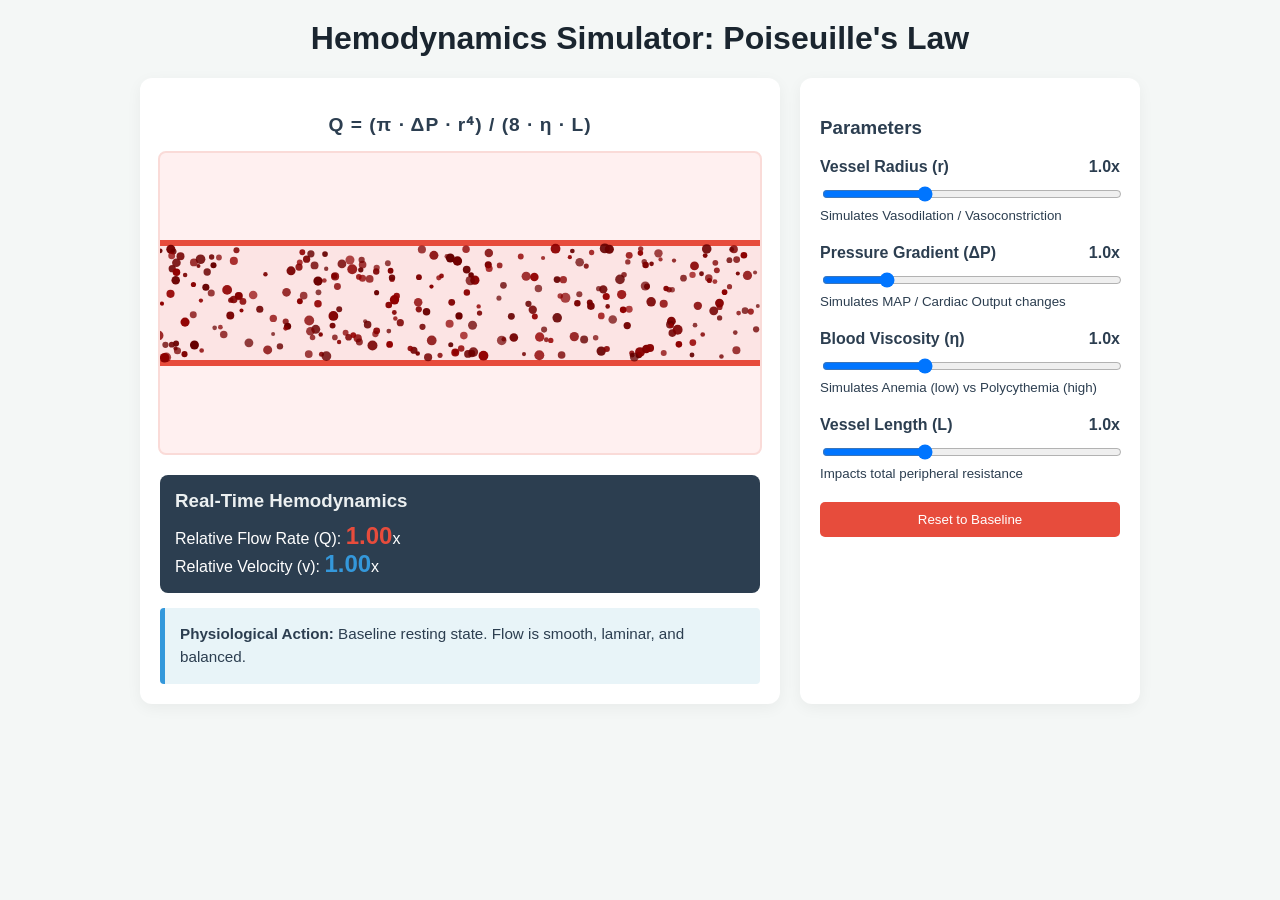
<file: Bloodflow.html>
<!DOCTYPE html>
<html lang="en">
<head>
    <meta charset="UTF-8">
    <meta name="viewport" content="width=device-width, initial-scale=1.0">
    <title>Poiseuille's Law: Hemodynamics Simulator</title>
    <style>
        :root {
            --bg-color: #f4f7f6;
            --panel-bg: #ffffff;
            --text-main: #2c3e50;
            --accent: #e74c3c;
            --accent-hover: #c0392b;
            --vessel-wall: #e67e22;
        }
        body {
            font-family: 'Segoe UI', Tahoma, Geneva, Verdana, sans-serif;
            background-color: var(--bg-color);
            color: var(--text-main);
            margin: 0;
            padding: 20px;
            display: flex;
            flex-direction: column;
            align-items: center;
        }
        h1 { margin-top: 0; color: #1a252f; }
        .container {
            display: flex;
            flex-wrap: wrap;
            gap: 20px;
            max-width: 1000px;
            width: 100%;
        }
        .simulation-area {
            flex: 2;
            background: var(--panel-bg);
            padding: 20px;
            border-radius: 12px;
            box-shadow: 0 4px 15px rgba(0,0,0,0.05);
            display: flex;
            flex-direction: column;
            align-items: center;
        }
        canvas {
            background: #fff0f0;
            border-radius: 8px;
            border: 2px solid #fadbd8;
            max-width: 100%;
        }
        .controls {
            flex: 1;
            background: var(--panel-bg);
            padding: 20px;
            border-radius: 12px;
            box-shadow: 0 4px 15px rgba(0,0,0,0.05);
            min-width: 300px;
        }
        .control-group { margin-bottom: 20px; }
        .control-group label {
            display: flex;
            justify-content: space-between;
            font-weight: 600;
            margin-bottom: 8px;
        }
        input[type="range"] {
            width: 100%;
            cursor: pointer;
        }
        .stats-panel {
            background: #2c3e50;
            color: white;
            padding: 15px;
            border-radius: 8px;
            margin-top: 20px;
            width: 100%;
            box-sizing: border-box;
        }
        .stats-panel h3 { margin: 0 0 10px 0; color: #ecf0f1; }
        .stat-value {
            font-size: 1.5em;
            font-weight: bold;
            color: #e74c3c;
        }
        .explanation {
            margin-top: 15px;
            padding: 15px;
            background: #e8f4f8;
            border-left: 5px solid #3498db;
            border-radius: 4px;
            font-size: 0.95em;
            line-height: 1.5;
        }
        .formula {
            text-align: center;
            font-size: 1.2em;
            font-weight: bold;
            margin: 15px 0;
            letter-spacing: 1px;
        }
    </style>
</head>
<body>

    <h1>Hemodynamics Simulator: Poiseuille's Law</h1>
    
    <div class="container">
        <div class="simulation-area">
            <div class="formula">Q = (π · ΔP · r⁴) / (8 · η · L)</div>
            <canvas id="vesselCanvas" width="600" height="300"></canvas>
            
            <div class="stats-panel">
                <h3>Real-Time Hemodynamics</h3>
                <div>Relative Flow Rate (Q): <span class="stat-value" id="flowVal">1.00</span>x</div>
                <div>Relative Velocity (v): <span class="stat-value" style="color:#3498db;" id="velVal">1.00</span>x</div>
            </div>

            <div class="explanation" id="physiologyText">
                Baseline physiological state. Adjust the parameters to observe changes in blood flow and velocity.
            </div>
        </div>

        <div class="controls">
            <h3>Parameters</h3>
            
            <div class="control-group">
                <label>Vessel Radius (r) <span id="rDisplay">1.0x</span></label>
                <input type="range" id="radius" min="0.5" max="2.0" step="0.1" value="1.0">
                <small>Simulates Vasodilation / Vasoconstriction</small>
            </div>

            <div class="control-group">
                <label>Pressure Gradient (ΔP) <span id="pDisplay">1.0x</span></label>
                <input type="range" id="pressure" min="0.5" max="3.0" step="0.1" value="1.0">
                <small>Simulates MAP / Cardiac Output changes</small>
            </div>

            <div class="control-group">
                <label>Blood Viscosity (η) <span id="vDisplay">1.0x</span></label>
                <input type="range" id="viscosity" min="0.5" max="2.0" step="0.1" value="1.0">
                <small>Simulates Anemia (low) vs Polycythemia (high)</small>
            </div>

            <div class="control-group">
                <label>Vessel Length (L) <span id="lDisplay">1.0x</span></label>
                <input type="range" id="length" min="0.5" max="2.0" step="0.1" value="1.0">
                <small>Impacts total peripheral resistance</small>
            </div>
            
            <button onclick="resetSliders()" style="padding:10px 15px; background:#e74c3c; color:white; border:none; border-radius:5px; cursor:pointer; width:100%;">Reset to Baseline</button>
        </div>
    </div>


    <script>
        const canvas = document.getElementById('vesselCanvas');
        const ctx = canvas.getContext('2d');

        // UI Elements
        const sliders = {
            r: document.getElementById('radius'),
            p: document.getElementById('pressure'),
            v: document.getElementById('viscosity'),
            l: document.getElementById('length')
        };
        const displays = {
            r: document.getElementById('rDisplay'),
            p: document.getElementById('pDisplay'),
            v: document.getElementById('vDisplay'),
            l: document.getElementById('lDisplay')
        };
        const flowVal = document.getElementById('flowVal');
        const velVal = document.getElementById('velVal');
        const physioText = document.getElementById('physiologyText');

        // Simulation State
        let particles = [];
        const baseRadius = 60; // Pixels
        const maxParticles = 300; // Bead count for visuals

        class Particle {
            constructor() {
                this.reset(true);
            }
            reset(randomX = false) {
                let currentR = parseFloat(sliders.r.value);
                let currentL = parseFloat(sliders.l.value);
                
                // Spawn inside the current vessel bounds
                let tubeRadius = baseRadius * currentR;
                let centerY = canvas.height / 2;
                
                // Distribute particles across the cross-section
                this.y = centerY + (Math.random() * 2 - 1) * (tubeRadius - 5);
                this.x = randomX ? Math.random() * canvas.width : -10;
                
                // Color variation to look like RBCs
                let shade = 100 + Math.random() * 50;
                this.color = `rgba(${shade}, 0, 0, ${0.7 + Math.random()*0.3})`;
                this.size = 2 + Math.random() * 3;
            }
            update(velocity) {
                // Parabolic flow profile (fastest in center, slower at edges)
                let currentR = parseFloat(sliders.r.value);
                let tubeRadius = baseRadius * currentR;
                let centerY = canvas.height / 2;
                let distFromCenter = Math.abs(this.y - centerY);
                
                // Laminar flow factor: 1 at center, approaching 0 at edges
                let laminarFactor = 1 - Math.pow(distFromCenter / tubeRadius, 2);
                if(laminarFactor < 0.1) laminarFactor = 0.1; // prevent sticking to walls completely
                
                this.x += velocity * laminarFactor * 3; // multiplier for visual speed
                
                if (this.x > canvas.width) {
                    this.reset();
                }
            }
            draw() {
                ctx.beginPath();
                ctx.arc(this.x, this.y, this.size, 0, Math.PI * 2);
                ctx.fillStyle = this.color;
                ctx.fill();
            }
        }

        function initParticles() {
            particles = [];
            for (let i = 0; i < maxParticles; i++) {
                particles.push(new Particle());
            }
        }

        function updateSimulation() {
            let r = parseFloat(sliders.r.value);
            let p = parseFloat(sliders.p.value);
            let v = parseFloat(sliders.v.value);
            let l = parseFloat(sliders.l.value);

            // Update Displays
            displays.r.innerText = r.toFixed(1) + 'x';
            displays.p.innerText = p.toFixed(1) + 'x';
            displays.v.innerText = v.toFixed(1) + 'x';
            displays.l.innerText = l.toFixed(1) + 'x';

            // Poiseuille's Math
            // Q = (P * r^4) / (v * L)
            let flow = (p * Math.pow(r, 4)) / (v * l);
            // Velocity = Q / Area = Q / r^2
            let velocity = flow / Math.pow(r, 2);

            flowVal.innerText = flow.toFixed(2);
            velVal.innerText = velocity.toFixed(2);

            updatePhysiologyText(r, p, v, l, flow);

            return { r, velocity, l };
        }

        function updatePhysiologyText(r, p, v, l, flow) {
            let text = "<b>Physiological Action:</b> ";
            if (r > 1.2) {
                text += "<b>Vasodilation</b> is occurring. Notice how dramatically the flow increases! Because flow is proportional to the <b>fourth power of the radius (r⁴)</b>, a small widening of the vessel massively drops resistance, allowing high perfusion even without extra pressure.";
            } else if (r < 0.8) {
                text += "<b>Vasoconstriction</b> is occurring. The radius has decreased, causing a severe spike in resistance (proportional to 1/r⁴). To maintain the same baseline flow now, the body would need a massive compensatory increase in pressure (ΔP).";
            } else if (v > 1.2) {
                text += "<b>Hyperviscosity</b> (e.g., polycythemia or dehydration). The thicker blood increases resistance (η), causing flow to slow down sluggishly.";
            } else if (p > 1.2) {
                text += "Increased <b>Pressure Gradient (ΔP)</b>. This directly pushes more flow through, but relies heavily on the heart working harder to generate that pressure.";
            } else {
                text += "Baseline resting state. Flow is smooth, laminar, and balanced.";
            }
            physioText.innerHTML = text;
        }

        function drawVesselWalls(r) {
            let tubeRadius = baseRadius * r;
            let centerY = canvas.height / 2;
            
            ctx.fillStyle = '#fce4e4';
            ctx.fillRect(0, centerY - tubeRadius, canvas.width, tubeRadius * 2);
            
            ctx.lineWidth = 6;
            ctx.strokeStyle = '#e74c3c';
            
            // Top wall
            ctx.beginPath();
            ctx.moveTo(0, centerY - tubeRadius);
            ctx.lineTo(canvas.width, centerY - tubeRadius);
            ctx.stroke();
            
            // Bottom wall
            ctx.beginPath();
            ctx.moveTo(0, centerY + tubeRadius);
            ctx.lineTo(canvas.width, centerY + tubeRadius);
            ctx.stroke();
        }

        function animate() {
            ctx.clearRect(0, 0, canvas.width, canvas.height);
            
            let { r, velocity, l } = updateSimulation();
            
            drawVesselWalls(r);
            
            particles.forEach(p => {
                p.update(velocity);
                p.draw();
            });
            
            requestAnimationFrame(animate);
        }

        function resetSliders() {
            sliders.r.value = 1.0;
            sliders.p.value = 1.0;
            sliders.v.value = 1.0;
            sliders.l.value = 1.0;
            initParticles();
        }

        // Add event listeners to redraw particles if radius changes drastically to prevent them sticking outside the tube
        sliders.r.addEventListener('input', () => {
             particles.forEach(p => {
                 let tubeRadius = baseRadius * parseFloat(sliders.r.value);
                 let centerY = canvas.height / 2;
                 if(Math.abs(p.y - centerY) > tubeRadius) p.reset();
             });
        });

        initParticles();
        animate();
    </script>
</body>
</html>
</file>
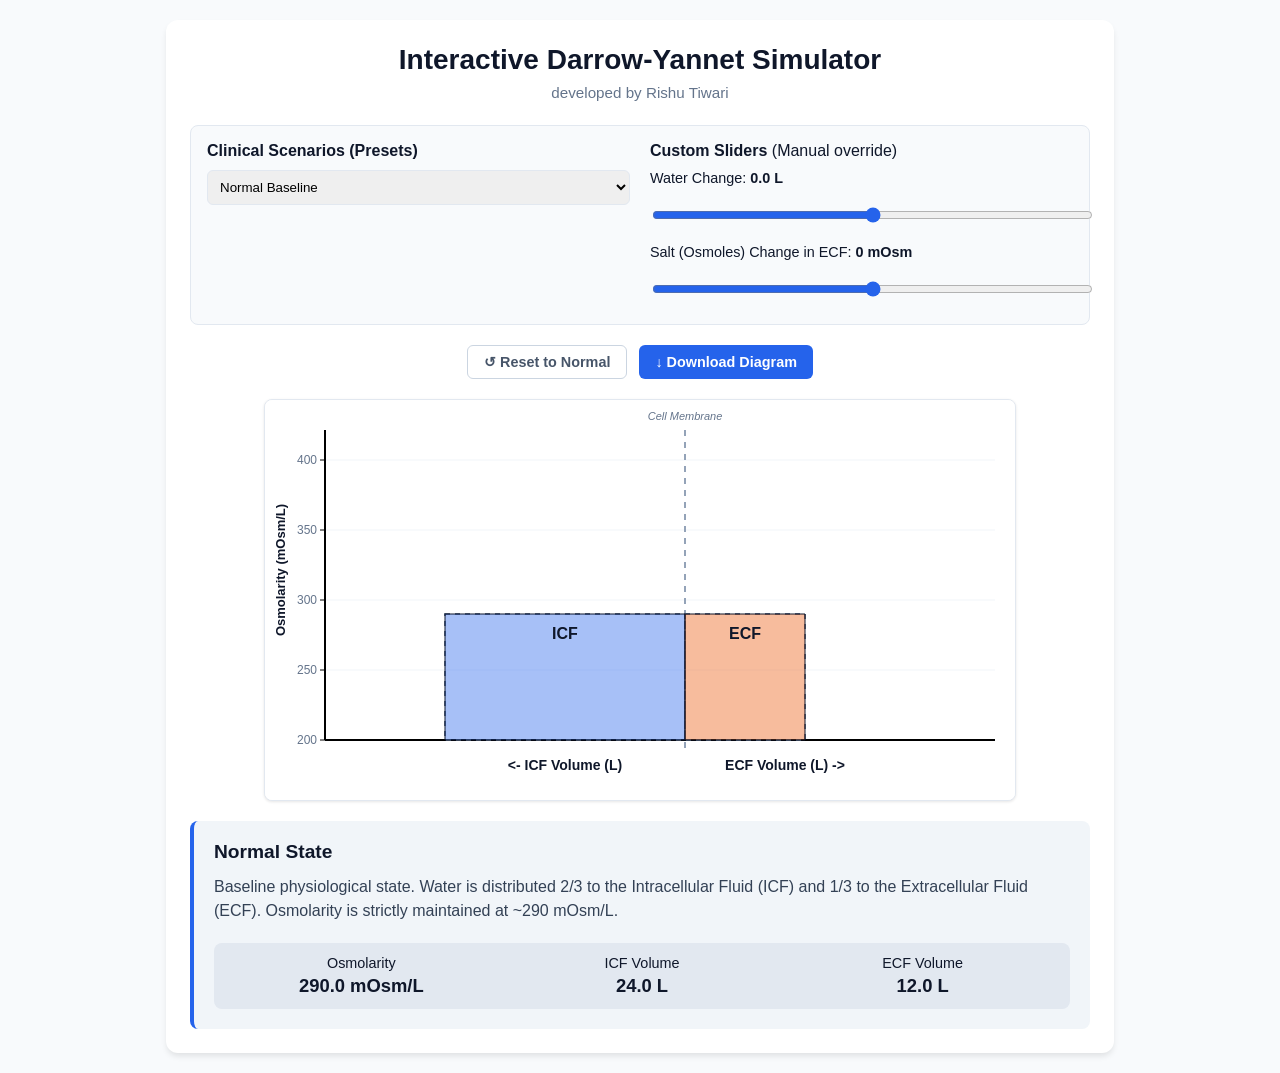
<file: bodyvolumes.html>
<!DOCTYPE html>
<html lang="en">
<head>
    <meta charset="UTF-8">
    <meta name="viewport" content="width=device-width, initial-scale=1.0">
    <title>Interactive Darrow-Yannet Simulator</title>
    <style>
        :root {
            --primary: #2563eb;
            --primary-hover: #1d4ed8;
            --secondary: #ea580c;
            --bg: #f8fafc;
            --text: #0f172a;
            --card-bg: #ffffff;
            --border: #e2e8f0;
        }
        body {
            font-family: -apple-system, BlinkMacSystemFont, "Segoe UI", Roboto, Helvetica, Arial, sans-serif;
            background-color: var(--bg);
            color: var(--text);
            margin: 0;
            padding: 20px;
            display: flex;
            justify-content: center;
        }
        .container {
            max-width: 900px;
            width: 100%;
            background: var(--card-bg);
            padding: 24px;
            border-radius: 12px;
            box-shadow: 0 4px 6px -1px rgb(0 0 0 / 0.1);
        }
        .header-section {
            text-align: center;
            margin-bottom: 24px;
        }
        h1 {
            margin: 0 0 8px 0;
            font-size: 1.75rem;
            color: #0f172a;
        }
        .developer-credit {
            font-size: 0.95rem;
            font-weight: 500;
            color: #64748b;
            animation: gentle-pulse 3s infinite ease-in-out;
        }
        @keyframes gentle-pulse {
            0% { opacity: 0.7; transform: translateY(0); }
            50% { opacity: 1; transform: translateY(-2px); color: var(--primary); }
            100% { opacity: 0.7; transform: translateY(0); }
        }
        .controls {
            display: grid;
            grid-template-columns: 1fr 1fr;
            gap: 20px;
            margin-bottom: 20px;
            background: #f8fafc;
            padding: 16px;
            border-radius: 8px;
            border: 1px solid var(--border);
        }
        .control-group {
            display: flex;
            flex-direction: column;
            gap: 10px;
        }
        select, input[type="range"] {
            width: 100%;
            padding: 8px;
            border-radius: 6px;
            border: 1px solid var(--border);
            accent-color: var(--primary);
            cursor: pointer;
        }
        .canvas-container {
            display: flex;
            justify-content: center;
            margin: 20px 0;
            position: relative;
        }
        canvas {
            background: #fff;
            border: 1px solid var(--border);
            border-radius: 8px;
            max-width: 100%;
            box-shadow: 0 1px 3px 0 rgb(0 0 0 / 0.1);
        }
        .action-buttons {
            display: flex;
            justify-content: center;
            gap: 12px;
            margin-bottom: 20px;
        }
        .btn {
            padding: 8px 16px;
            border-radius: 6px;
            border: none;
            cursor: pointer;
            font-weight: 600;
            font-size: 0.9rem;
            transition: all 0.2s;
        }
        .btn-primary {
            background: var(--primary);
            color: white;
        }
        .btn-primary:hover {
            background: var(--primary-hover);
        }
        .btn-outline {
            background: transparent;
            border: 1px solid #cbd5e1;
            color: #475569;
        }
        .btn-outline:hover {
            background: #f1f5f9;
            color: var(--text);
        }
        .explanation-box {
            background: #f1f5f9;
            padding: 20px;
            border-radius: 8px;
            border-left: 4px solid var(--primary);
        }
        .explanation-title {
            font-weight: bold;
            font-size: 1.2rem;
            margin-bottom: 12px;
            color: #0f172a;
        }
        .stats {
            display: grid;
            grid-template-columns: repeat(3, 1fr);
            gap: 10px;
            margin-top: 20px;
            font-size: 0.9rem;
            background: #e2e8f0;
            padding: 12px;
            border-radius: 8px;
        }
        .stats div { text-align: center; }
        .stats strong { display: block; font-size: 1.15rem; color: #0f172a; margin-top: 4px; }
        
        @media (max-width: 600px) {
            .controls { grid-template-columns: 1fr; }
            .stats { grid-template-columns: 1fr; }
            .action-buttons { flex-direction: column; }
            .btn { width: 100%; }
        }
    </style>
</head>
<body>

<div class="container">
    <div class="header-section">
        <h1>Interactive Darrow-Yannet Simulator</h1>
        <div class="developer-credit">developed by Rishu Tiwari</div>
    </div>
    
    <div class="controls">
        <div class="control-group">
            <label for="preset"><strong>Clinical Scenarios (Presets)</strong></label>
            <select id="preset">
                <option value="normal">Normal Baseline</option>
                <option value="iso-exp">Isotonic Expansion (0.9% Normal Saline)</option>
                <option value="iso-con">Isotonic Contraction (Hemorrhage / Diarrhea)</option>
                <option value="hyper-exp">Hypertonic Expansion (3% Hypertonic Saline)</option>
                <option value="hyper-con">Hypertonic Contraction (Sweating / Diabetes Insipidus)</option>
                <option value="hypo-exp">Hypotonic Expansion (SIADH / Polydipsia)</option>
                <option value="hypo-con">Hypotonic Contraction (Adrenal Insufficiency)</option>
            </select>
        </div>
        <div class="control-group">
            <label><strong>Custom Sliders</strong> (Manual override)</label>
            <label for="waterSlider" style="font-size: 0.9rem;">Water Change: <strong><span id="waterVal">0</span> L</strong></label>
            <input type="range" id="waterSlider" min="-10" max="10" step="0.5" value="0">
            
            <label for="saltSlider" style="font-size: 0.9rem;">Salt (Osmoles) Change in ECF: <strong><span id="saltVal">0</span> mOsm</strong></label>
            <input type="range" id="saltSlider" min="-1500" max="1500" step="50" value="0">
        </div>
    </div>

    <div class="action-buttons">
        <button id="resetBtn" class="btn btn-outline">↺ Reset to Normal</button>
        <button id="downloadBtn" class="btn btn-primary">↓ Download Diagram</button>
    </div>

    <div class="canvas-container">
        <canvas id="dyCanvas" width="750" height="400"></canvas>
    </div>

    <div class="explanation-box">
        <div class="explanation-title" id="diagTitle">Normal State</div>
        <div id="diagText" style="line-height: 1.5; color: #334155;">Baseline physiological state. Water is distributed 2/3 to the Intracellular Fluid (ICF) and 1/3 to the Extracellular Fluid (ECF). Osmolarity is equal across both compartments.</div>
        
        <div class="stats">
            <div>Osmolarity<br><strong id="statOsm">290.0 mOsm/L</strong></div>
            <div>ICF Volume<br><strong id="statIcf">24.0 L</strong></div>
            <div>ECF Volume<br><strong id="statEcf">12.0 L</strong></div>
        </div>
    </div>
</div>

<script>
    const BASE_ICF = 24; 
    const BASE_ECF = 12; 
    const BASE_OSM = 290; 
    
    const BASE_ICF_OSMOLES = BASE_ICF * BASE_OSM; 
    const BASE_ECF_OSMOLES = BASE_ECF * BASE_OSM; 

    const canvas = document.getElementById('dyCanvas');
    const ctx = canvas.getContext('2d');

    const waterSlider = document.getElementById('waterSlider');
    const saltSlider = document.getElementById('saltSlider');
    const presetSelect = document.getElementById('preset');
    const resetBtn = document.getElementById('resetBtn');
    const downloadBtn = document.getElementById('downloadBtn');

    // Drawing parameters
    const xAxisY = 340; 
    const yAxisX = 60;  
    const membraneX = 420; 
    const minOsm = 200;
    const maxOsm = 400;
    
    // Scale factors
    const pixelsPerLiter = 10; 
    const pixelsPerOsm = 280 / (maxOsm - minOsm); 

    function drawAxes() {
        // Fill white background for clean image export
        ctx.fillStyle = '#ffffff';
        ctx.fillRect(0, 0, canvas.width, canvas.height);
        
        // 1. Horizontal Grid Lines
        ctx.fillStyle = '#64748b';
        ctx.font = '12px sans-serif';
        ctx.textAlign = 'right';
        
        for(let o = 200; o <= 400; o += 50) {
            let y = xAxisY - ((o - minOsm) * pixelsPerOsm);
            
            ctx.beginPath();
            ctx.moveTo(yAxisX, y);
            ctx.lineTo(canvas.width - 20, y);
            ctx.strokeStyle = '#f1f5f9';
            ctx.lineWidth = 1;
            ctx.stroke();

            ctx.fillText(o, yAxisX - 8, y + 4);
            ctx.beginPath();
            ctx.moveTo(yAxisX - 5, y);
            ctx.lineTo(yAxisX, y);
            ctx.strokeStyle = '#000';
            ctx.stroke();
        }

        // 2. Y-Axis
        ctx.beginPath();
        ctx.moveTo(yAxisX, 30);
        ctx.lineTo(yAxisX, xAxisY);
        ctx.strokeStyle = '#000';
        ctx.lineWidth = 2;
        ctx.stroke();

        ctx.save();
        ctx.translate(20, xAxisY / 2);
        ctx.rotate(-Math.PI / 2);
        ctx.textAlign = 'center';
        ctx.font = 'bold 13px sans-serif';
        ctx.fillStyle = '#0f172a';
        ctx.fillText("Osmolarity (mOsm/L)", 0, 0);
        ctx.restore();

        // 3. X-Axis
        ctx.beginPath();
        ctx.moveTo(yAxisX, xAxisY);
        ctx.lineTo(canvas.width - 20, xAxisY);
        ctx.stroke();

        ctx.textAlign = 'center';
        ctx.font = 'bold 14px sans-serif';
        ctx.fillStyle = '#0f172a';
        ctx.fillText("<- ICF Volume (L)", membraneX - 120, xAxisY + 30);
        ctx.fillText("ECF Volume (L) ->", membraneX + 100, xAxisY + 30);

        // 4. Cell Membrane
        ctx.beginPath();
        ctx.moveTo(membraneX, 30);
        ctx.lineTo(membraneX, xAxisY + 10);
        ctx.setLineDash([6, 6]);
        ctx.strokeStyle = '#94a3b8';
        ctx.lineWidth = 2;
        ctx.stroke();
        ctx.setLineDash([]);
        
        ctx.font = 'italic 11px sans-serif';
        ctx.fillStyle = '#64748b';
        ctx.fillText("Cell Membrane", membraneX, 20);
    }

    function drawCompartment(type, volumeLiters, osm, color, isDashed = false) {
        let w = volumeLiters * pixelsPerLiter;
        let h = (osm - minOsm) * pixelsPerOsm;
        let y = xAxisY - h;
        let x = type === 'ICF' ? membraneX - w : membraneX;

        ctx.beginPath();
        ctx.rect(x, y, w, h);
        
        if (isDashed) {
            ctx.setLineDash([5, 5]);
            ctx.strokeStyle = '#64748b';
            ctx.lineWidth = 2;
            ctx.stroke();
            ctx.setLineDash([]);
        } else {
            ctx.fillStyle = color;
            ctx.fill();
            ctx.strokeStyle = '#0f172a';
            ctx.lineWidth = 1;
            ctx.stroke();
        }
    }

    function updateApp() {
        let dWater = parseFloat(waterSlider.value);
        let dSalt = parseFloat(saltSlider.value);

        // Update labels
        let waterSign = dWater > 0 ? "+" : "";
        let saltSign = dSalt > 0 ? "+" : "";
        document.getElementById('waterVal').innerText = waterSign + dWater.toFixed(1);
        document.getElementById('saltVal').innerText = saltSign + dSalt.toFixed(0);

        // Physiology Math
        let newTBW = BASE_ICF + BASE_ECF + dWater;
        if(newTBW < 10) newTBW = 10; 
        
        let newEcfOsmoles = BASE_ECF_OSMOLES + dSalt;
        let newTotalOsmoles = BASE_ICF_OSMOLES + newEcfOsmoles;

        let newOsm = newTotalOsmoles / newTBW;
        let newIcfVol = BASE_ICF_OSMOLES / newOsm;
        let newEcfVol = newEcfOsmoles / newOsm;

        // Render Graphics
        drawAxes();
        drawCompartment('ICF', BASE_ICF, BASE_OSM, 'transparent', true);
        drawCompartment('ECF', BASE_ECF, BASE_OSM, 'transparent', true);
        drawCompartment('ICF', newIcfVol, newOsm, 'rgba(37, 99, 235, 0.4)'); 
        drawCompartment('ECF', newEcfVol, newOsm, 'rgba(234, 88, 12, 0.4)'); 

        // Labels inside compartments
        ctx.fillStyle = '#0f172a';
        ctx.font = 'bold 16px sans-serif';
        ctx.textAlign = 'center';
        let textY = xAxisY - ((newOsm - minOsm) * pixelsPerOsm) + 25;
        if (textY > xAxisY - 10) textY = xAxisY - 10; 
        ctx.fillText("ICF", membraneX - (newIcfVol * pixelsPerLiter)/2, textY);
        ctx.fillText("ECF", membraneX + (newEcfVol * pixelsPerLiter)/2, textY);

        updateExplanation(newOsm, newIcfVol, newEcfVol, dWater, dSalt);
    }

    function updateExplanation(osm, icf, ecf, dw, ds) {
        document.getElementById('statOsm').innerText = osm.toFixed(1) + " mOsm/L";
        document.getElementById('statIcf').innerText = icf.toFixed(1) + " L";
        document.getElementById('statEcf').innerText = ecf.toFixed(1) + " L";

        let title = "";
        let text = "";

        let tonicity = "";
        if (osm > BASE_OSM + 2) tonicity = "Hypertonic";
        else if (osm < BASE_OSM - 2) tonicity = "Hypotonic";
        else tonicity = "Isotonic";

        let volume = "";
        if (ecf > BASE_ECF + 0.5) volume = "Expansion";
        else if (ecf < BASE_ECF - 0.5) volume = "Contraction";
        else volume = "Normal Volume";

        if (dw === 0 && ds === 0) {
            title = "Normal State";
            text = "Baseline physiological state. Water is distributed 2/3 to the Intracellular Fluid (ICF) and 1/3 to the Extracellular Fluid (ECF). Osmolarity is strictly maintained at ~290 mOsm/L.";
        } else {
            title = `${tonicity} ${volume}`;
            
            text = `<strong>1. Primary Disturbance:</strong> `;
            if(ds > 0) text += `Salt (osmoles) added to ECF. `;
            if(ds < 0) text += `Salt (osmoles) lost from ECF. `;
            if(dw > 0) text += `Pure water gained. `;
            if(dw < 0) text += `Pure water lost. `;
            
            text += `<br><br><strong>2. Osmotic Shift:</strong> Systemic osmolarity becomes <strong>${osm.toFixed(1)} mOsm/L</strong>. `;
            
            if (tonicity === "Hypertonic") {
                text += `Because ECF osmolarity increases, water shifts <em>out of the ICF and into the ECF</em> to equalize pressures.`;
            } else if (tonicity === "Hypotonic") {
                text += `Because ECF osmolarity decreases, water shifts <em>out of the ECF and into the ICF</em> to equalize pressures.`;
            } else {
                text += `Since osmolarity didn't change significantly, no water shifts between ICF and ECF. Volume change remains entirely in the ECF.`;
            }
        }

        document.getElementById('diagTitle').innerText = title;
        document.getElementById('diagText').innerHTML = text;
    }

    // Event Listeners
    presetSelect.addEventListener('change', (e) => {
        let val = e.target.value;
        switch(val) {
            case 'normal': waterSlider.value = 0; saltSlider.value = 0; break;
            case 'iso-exp': waterSlider.value = 2; saltSlider.value = 580; break;
            case 'iso-con': waterSlider.value = -2; saltSlider.value = -580; break;
            case 'hyper-exp': waterSlider.value = 1; saltSlider.value = 1000; break;
            case 'hyper-con': waterSlider.value = -3; saltSlider.value = -150; break;
            case 'hypo-exp': waterSlider.value = 3; saltSlider.value = 0; break;
            case 'hypo-con': waterSlider.value = -1.5; saltSlider.value = -800; break;
        }
        updateApp();
    });

    waterSlider.addEventListener('input', () => { presetSelect.value = "normal"; updateApp(); });
    saltSlider.addEventListener('input', () => { presetSelect.value = "normal"; updateApp(); });

    resetBtn.addEventListener('click', () => {
        presetSelect.value = "normal";
        waterSlider.value = 0;
        saltSlider.value = 0;
        updateApp();
    });

    downloadBtn.addEventListener('click', () => {
        const link = document.createElement('a');
        let currentPreset = presetSelect.options[presetSelect.selectedIndex].text.split(' ')[0];
        link.download = `Darrow-Yannet-${currentPreset}.png`;
        link.href = canvas.toDataURL('image/png');
        link.click();
    });

    // Initialize
    updateApp();
</script>
</body>
</html>
</file>
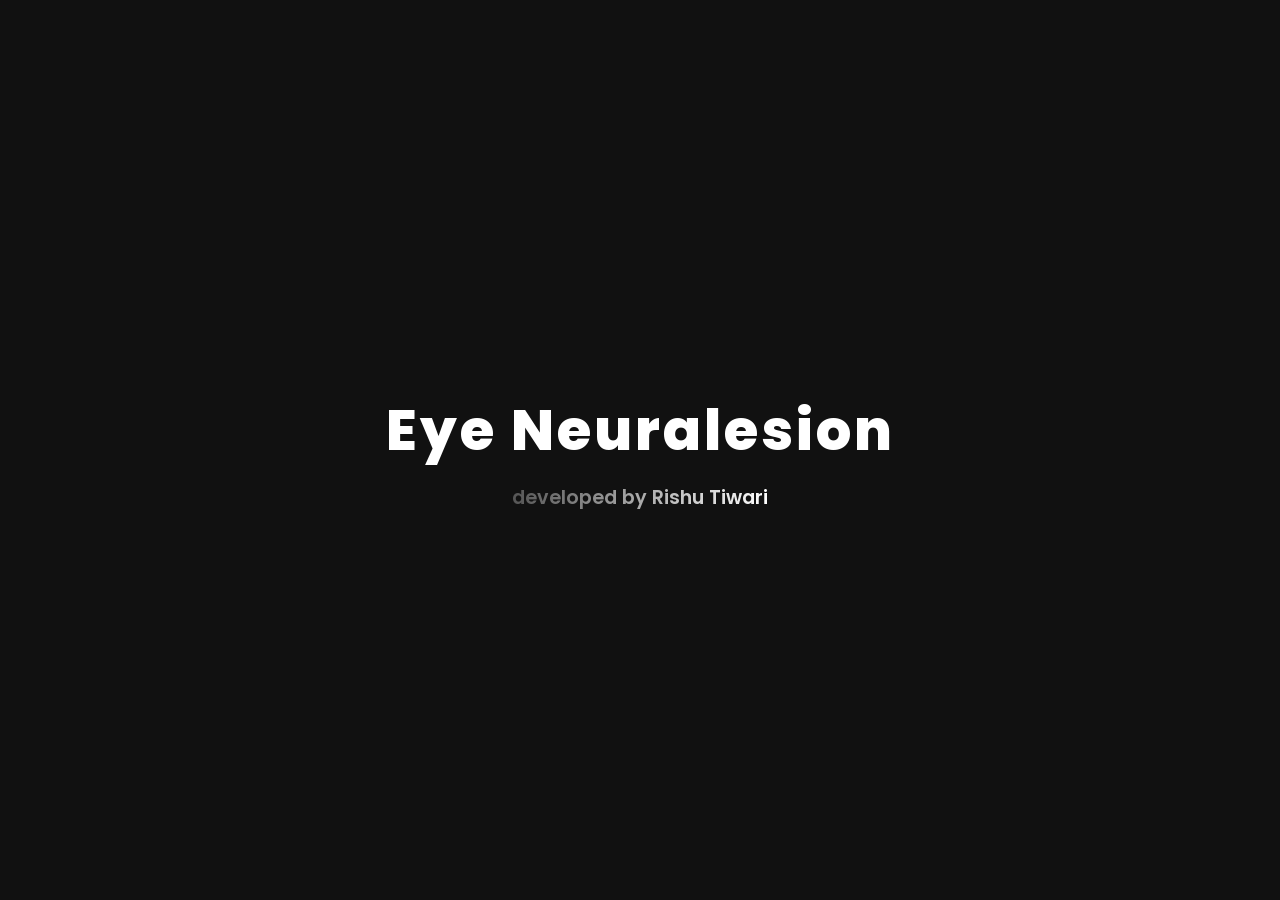
<file: neurogazes.html>
<!DOCTYPE html>
<html lang="en">
<head>
    <meta charset="UTF-8">
    <meta name="viewport" content="width=device-width, initial-scale=1.0">
    <title>Guided Neural Gaze Simulator</title>
    <style>
        @import url('https://fonts.googleapis.com/css2?family=Poppins:wght@400;600;800&display=swap');

        :root {
            --bg-color: #f4f7f6;
            --text-color: #2d3436;
            --panel-bg: #ffffff;
            --border-color: #dfe6e9;
            --btn-bg: #2d3436;
            --btn-text: #ffffff;
            
            --fef-c: #0984e3; 
            --pprf-c: #e17055; 
            --nucleus3-c: #00cec9; 
            --nucleus6-c: #fdcb6e; 
            --mlf-c: #6c5ce7; 
            --nerve-c: #b2bec3; 
            --muscle-c: #ff7675; 
            --lesion-c: #d63031; 
            --active-g: #f1c40f; 
            --success-c: #27ae60;
        }

        body.dark-mode {
            --bg-color: #1e272e;
            --text-color: #f1f2f6;
            --panel-bg: #2f3542;
            --border-color: #57606f;
            --btn-bg: #747d8c;
            --fef-c: #74b9ff;
            --active-g: #ffeaa7;
        }

        body {
            margin: 0; font-family: 'Poppins', sans-serif; background-color: var(--bg-color);
            color: var(--text-color); transition: background-color 0.4s, color 0.4s; overflow-x: hidden;
            display: flex; flex-direction: column; height: 100vh;
        }

        /* Splash Screen */
        #splash {
            position: fixed; top: 0; left: 0; width: 100vw; height: 100vh; background: #111;
            display: flex; flex-direction: column; align-items: center; justify-content: center; z-index: 9999;
            transition: opacity 0.8s ease-out;
        }
        .splash-title { color: #fff; font-size: 3.5rem; letter-spacing: 3px; font-weight: 800; animation: text-pulse 2s infinite ease-in-out; }
        .splash-dev { margin-top: 10px; font-size: 1.2rem; font-weight: 600; background: linear-gradient(90deg, #555, #fff, #555); background-size: 200% auto; color: transparent; -webkit-background-clip: text; animation: dev-glint 2s linear infinite; }

        @keyframes text-pulse { 0%, 100% { transform: scale(1); text-shadow: 0 0 10px rgba(255,255,255,0.2); } 50% { transform: scale(1.05); text-shadow: 0 0 25px rgba(255,255,255,0.6); } }
        @keyframes dev-glint { to { background-position: 200% center; } }

        /* Header */
        header {
            display: flex; justify-content: space-between; align-items: center; padding: 15px 30px;
            background: var(--panel-bg); border-bottom: 2px solid var(--border-color); box-shadow: 0 2px 10px rgba(0,0,0,0.05); flex-shrink: 0;
        }
        h1 { margin: 0; font-size: 1.5rem; font-weight: 800; color: var(--fef-c); }
        .theme-toggle { cursor: pointer; font-size: 1.5rem; background: none; border: none; color: var(--text-color); transition: transform 0.4s; }
        .theme-toggle:hover { transform: rotate(180deg); }

        /* Main Layout */
        .layout-wrapper {
            display: flex; flex: 1; overflow: hidden; max-width: 1400px; margin: 0 auto; width: 100%;
        }

        /* Sidebar & Tutorial */
        .sidebar {
            width: 320px; background: var(--panel-bg); border-right: 1px solid var(--border-color);
            padding: 20px; display: flex; flex-direction: column; gap: 20px; overflow-y: auto;
        }
        .sidebar h3 { margin-top: 0; margin-bottom: 10px; font-size: 1.2rem; }
        
        select {
            width: 100%; padding: 12px; border-radius: 8px; border: 2px solid var(--border-color);
            background: var(--bg-color); color: var(--text-color); font-family: 'Poppins', sans-serif; font-size: 1rem; font-weight: 600; cursor: pointer; outline: none; transition: border-color 0.3s;
        }
        select:focus { border-color: var(--fef-c); }

        .tutorial-box {
            background: var(--bg-color); border-left: 5px solid var(--fef-c); padding: 15px; border-radius: 8px;
            box-shadow: 0 4px 6px rgba(0,0,0,0.05); font-size: 0.95rem; line-height: 1.5; display: none;
            animation: slideDown 0.4s ease-out; position: relative; overflow: hidden;
        }
        .tutorial-box.active { display: block; }
        .tutorial-box.success { border-color: var(--success-c); background: rgba(39, 174, 96, 0.1); }
        .tutorial-box.error { border-color: var(--lesion-c); background: rgba(214, 48, 49, 0.1); animation: shake 0.4s; }

        @keyframes slideDown { from { opacity: 0; transform: translateY(-10px); } to { opacity: 1; transform: translateY(0); } }
        @keyframes shake { 0%, 100% { transform: translateX(0); } 25% { transform: translateX(-5px); } 75% { transform: translateX(5px); } }

        .tutorial-title { font-weight: 800; color: var(--fef-c); margin-bottom: 5px; }
        .success .tutorial-title { color: var(--success-c); }
        .error .tutorial-title { color: var(--lesion-c); }
        .step-badge { display: inline-block; background: var(--fef-c); color: #fff; padding: 2px 8px; border-radius: 12px; font-size: 0.8rem; font-weight: 800; margin-right: 5px; }

        /* Main App Area */
        .main-content {
            flex: 1; padding: 20px; overflow-y: auto; display: flex; flex-direction: column; gap: 20px; align-items: center;
        }

        .controls { display: flex; gap: 15px; }
        .gaze-btn {
            padding: 10px 25px; font-size: 1rem; cursor: pointer; border: none; border-radius: 8px;
            background: var(--btn-bg); color: var(--btn-text); font-weight: 600; font-family: 'Poppins', sans-serif;
            transition: all 0.3s; box-shadow: 0 4px 6px rgba(0,0,0,0.1);
        }
        .gaze-btn:hover { transform: translateY(-2px); background: var(--fef-c); }

        .diagram-container { width: 100%; max-width: 900px; background: var(--panel-bg); padding: 10px; border-radius: 15px; border: 1px solid var(--border-color); box-shadow: 0 8px 20px rgba(0,0,0,0.05); }
        svg#anatomy-diag { width: 100%; height: auto; min-height: 500px; }

        /* SVG Styles */
        .block-text { font-family: 'Poppins', sans-serif; font-size: 14px; font-weight: 600; fill: #fff; pointer-events: none; }
        .muscle-text { font-family: 'Poppins', sans-serif; font-size: 14px; font-weight: 800; fill: var(--text-color); }
        line, path, rect, circle, g { transition: all 0.4s ease-in-out; }

        .active-glow { stroke: var(--active-g) !important; stroke-width: 5px !important; filter: drop-shadow(0 0 12px var(--active-g)); stroke-opacity: 1 !important; stroke-dasharray: none !important; }
        .active-block { fill: var(--active-g) !important; filter: drop-shadow(0 0 15px var(--active-g)); }

        .clickable-block { cursor: pointer; stroke-width: 2px; stroke: rgba(0,0,0,0.1); }
        .clickable-block:hover { filter: brightness(1.1); transform: scale(1.02); transform-origin: center; }

        @keyframes lesion-pulse { 0%, 100% { filter: drop-shadow(0 0 5px rgba(214, 48, 49, 0.4)); } 50% { filter: drop-shadow(0 0 18px rgba(214, 48, 49, 0.9)); } }
        @keyframes target-pulse { 0%, 100% { filter: drop-shadow(0 0 5px rgba(46, 204, 113, 0.5)); stroke: #2ecc71; stroke-width: 4px; } 50% { filter: drop-shadow(0 0 20px rgba(46, 204, 113, 1)); stroke: #2ecc71; stroke-width: 6px; } }

        .lesioned .bg-block { fill: #636e72 !important; fill-opacity: 0.3; stroke: var(--lesion-c) !important; animation: lesion-pulse 1.5s infinite; }
        .lesioned text.block-text { fill: var(--lesion-c); font-weight: 800; }
        .lesioned path, .lesioned line { stroke: var(--lesion-c); stroke-dasharray: 8 4; stroke-opacity: 0.7; }
        .block-x { opacity: 0; fill: var(--lesion-c); font-size: 28px; font-weight: 800; pointer-events: none; }
        .lesioned .block-x { opacity: 1; }

        /* Tutorial Target Glow */
        .tutorial-hint .bg-block { animation: target-pulse 1.5s infinite; }

        .gaze-arrow { stroke-width: 3px; stroke: #b2bec3; fill: none; marker-end: url(#arrowhead); }
        .gaze-x { fill: var(--lesion-c); font-size: 30px; font-weight: 800; filter: drop-shadow(0 0 5px rgba(214,48,49,0.5)); }

        .descriptor { width: 100%; max-width: 900px; background: var(--panel-bg); padding: 20px; border-radius: 12px; border-left: 8px solid var(--fef-c); box-shadow: 0 4px 10px rgba(0,0,0,0.05); }
        .descriptor h2 { margin-top: 0; color: var(--fef-c); font-size: 1.4rem; font-weight: 800; margin-bottom: 10px; }
        .diag-status { font-weight: 800; color: var(--nucleus6-c); font-size: 1.2rem; margin-bottom: 10px; }
        .diagnosis-active { color: var(--lesion-c) !important; }
        .path-log { font-family: monospace; font-size: 0.95rem; background: rgba(0,0,0,0.04); padding: 12px; border-radius: 8px; border: 1px solid var(--border-color); margin-top: 10px;}
        .desc-blocked { color: var(--lesion-c); font-weight: bold; }
        .desc-active { color: #d35400; font-weight: bold; }
        body.dark-mode .desc-active { color: var(--active-g); }
    </style>
</head>
<body>

    <div id="splash">
        <div class="splash-title">Eye Neuralesion</div>
        <div class="splash-dev">developed by Rishu Tiwari</div>
    </div>

    <header>
        <h1>Guided Neural Gaze Simulator</h1>
        <button class="theme-toggle" onclick="toggleTheme()" title="Toggle Dark/Light Mode">⚙️</button>
    </header>

    <div class="layout-wrapper">
        <div class="sidebar">
            <div>
                <h3>Interactive Learning</h3>
                <select id="preset-dropdown" onchange="startTutorial(this.value)">
                    <option value="none">-- Select a Lesion to Learn --</option>
                    <option value="left_ino">Left INO (MLF Syndrome)</option>
                    <option value="right_ino">Right INO (MLF Syndrome)</option>
                    <option value="left_1_5">Left One-and-a-Half Syndrome</option>
                    <option value="right_1_5">Right One-and-a-Half Syndrome</option>
                    <option value="left_gaze">Left Horizontal Gaze Palsy</option>
                </select>
            </div>

            <div id="tutorial-box" class="tutorial-box">
                <div id="tutorial-title" class="tutorial-title">Tutorial</div>
                <div id="tutorial-msg">Select a scenario above to begin.</div>
            </div>
            
            <button class="gaze-btn" onclick="clearAllLesions()" style="margin-top: auto; background: var(--border-color); color: var(--text-color);">Clear All Lesions</button>
        </div>

        <div class="main-content">
            <div class="controls">
                <button class="gaze-btn" onclick="look('left')">Look Left</button>
                <button class="gaze-btn" onclick="look('center')">Center Eyes</button>
                <button class="gaze-btn" onclick="look('right')">Look Right</button>
            </div>

            <div class="diagram-container">
                <svg id="anatomy-diag" viewBox="0 0 800 650">
                    <defs>
                        <marker id="arrowhead" markerWidth="8" markerHeight="6" refX="8" refY="3" orient="auto"><polygon points="0 0, 8 3, 0 6" fill="#b2bec3"/></marker>
                        <radialGradient id="eyeGrad" cx="40%" cy="40%" r="60%"><stop offset="0%" stop-color="#ffffff"/><stop offset="100%" stop-color="#dfe6e9"/></radialGradient>
                        <radialGradient id="irisGrad" cx="50%" cy="50%" r="50%"><stop offset="0%" stop-color="#74b9ff"/><stop offset="70%" stop-color="#0984e3"/><stop offset="100%" stop-color="#000000"/></radialGradient>
                        <linearGradient id="muscleGrad" x1="0%" y1="0%" x2="100%" y2="0%"><stop offset="0%" stop-color="#ff7675"/><stop offset="100%" stop-color="#d63031"/></linearGradient>
                        <filter id="shadow" x="-20%" y="-20%" width="140%" height="140%"><feDropShadow dx="0" dy="4" stdDeviation="4" flood-opacity="0.15"/></filter>
                    </defs>

                    <g id="all-lines">
                        <line x1="150" y1="170" x2="550" y2="450" stroke="var(--nerve-c)" stroke-width="3" id="path-fefl-to-pprfr" stroke-dasharray="6 4"/>
                        <line x1="650" y1="170" x2="250" y2="450" stroke="var(--nerve-c)" stroke-width="3" id="path-fefr-to-pprfl" stroke-dasharray="6 4"/>
                        
                        <path d="M 250 450 C 150 450, 150 150, 190 100" stroke="var(--nucleus6-c)" stroke-width="4" fill="none" id="path-n6l-to-lrl"/>
                        <path d="M 550 450 C 650 450, 650 150, 610 100" stroke="var(--nucleus6-c)" stroke-width="4" fill="none" id="path-n6r-to-lrr"/>

                        <path d="M 350 250 C 350 180, 310 150, 310 100" stroke="var(--nucleus3-c)" stroke-width="4" fill="none" id="path-n3l-to-mrl"/>
                        <path d="M 450 250 C 450 180, 490 150, 490 100" stroke="var(--nucleus3-c)" stroke-width="4" fill="none" id="path-n3r-to-mrr"/>

                        <g id="mlf-left-tract"><line x1="550" y1="450" x2="325" y2="250" stroke="var(--mlf-c)" stroke-width="5" id="path-n6r-to-mlfl"/></g>
                        <g id="mlf-right-tract"><line x1="250" y1="450" x2="475" y2="250" stroke="var(--mlf-c)" stroke-width="5" id="path-n6l-to-mlfr"/></g>
                    </g>

                    <text x="250" y="30" class="muscle-text" text-anchor="middle" font-size="16">LEFT EYE</text>
                    <text x="550" y="30" class="muscle-text" text-anchor="middle" font-size="16">RIGHT EYE</text>

                    <g id="gaze-left-visuals" opacity="0">
                        <line x1="250" y1="45" x2="190" y2="45" class="gaze-arrow"/><text x="210" y="70" class="gaze-x" id="x-gaze-l">X</text>
                        <line x1="550" y1="45" x2="490" y2="45" class="gaze-arrow"/><text x="510" y="70" class="gaze-x" id="x-gaze-lr">X</text>
                    </g>
                    <g id="gaze-right-visuals" opacity="0">
                        <line x1="250" y1="45" x2="310" y2="45" class="gaze-arrow"/><text x="290" y="70" class="gaze-x" id="x-gaze-rl">X</text>
                        <line x1="550" y1="45" x2="610" y2="45" class="gaze-arrow"/><text x="590" y="70" class="gaze-x" id="x-gaze-r">X</text>
                    </g>

                    <g id="eye-left" transform="translate(250, 100)">
                        <rect x="40" y="-15" width="20" height="30" rx="5" fill="url(#muscleGrad)" id="muscle-mr-l"/><text x="65" y="5" class="muscle-text">MR</text>
                        <rect x="-60" y="-15" width="20" height="30" rx="5" fill="url(#muscleGrad)" id="muscle-lr-l"/><text x="-85" y="5" class="muscle-text">LR</text>
                        <circle cx="0" cy="0" r="45" fill="url(#eyeGrad)" stroke="#b2bec3" stroke-width="2" filter="url(#shadow)"/>
                        <g id="pupil-l" style="transform: translateX(0px);"><circle cx="0" cy="0" r="20" fill="url(#irisGrad)"/><circle cx="0" cy="0" r="8" fill="#111827"/><circle cx="-5" cy="-5" r="3" fill="#fff" opacity="0.8"/></g>
                    </g>

                    <g id="eye-right" transform="translate(550, 100)">
                        <rect x="-60" y="-15" width="20" height="30" rx="5" fill="url(#muscleGrad)" id="muscle-mr-r"/><text x="-85" y="5" class="muscle-text">MR</text>
                        <rect x="40" y="-15" width="20" height="30" rx="5" fill="url(#muscleGrad)" id="muscle-lr-r"/><text x="65" y="5" class="muscle-text">LR</text>
                        <circle cx="0" cy="0" r="45" fill="url(#eyeGrad)" stroke="#b2bec3" stroke-width="2" filter="url(#shadow)"/>
                        <g id="pupil-r" style="transform: translateX(0px);"><circle cx="0" cy="0" r="20" fill="url(#irisGrad)"/><circle cx="0" cy="0" r="8" fill="#111827"/><circle cx="-5" cy="-5" r="3" fill="#fff" opacity="0.8"/></g>
                    </g>

                    <g id="fef-left-block" onclick="handleBlockClick('left_fef')" class="clickable-block">
                        <rect x="90" y="150" width="120" height="45" rx="8" fill="var(--fef-c)" class="bg-block" filter="url(#shadow)"/><text x="150" y="178" class="block-text" text-anchor="middle">Left FEF (8)</text><text x="150" y="182" class="block-x" text-anchor="middle">X</text>
                    </g>
                    <g id="fef-right-block" onclick="handleBlockClick('right_fef')" class="clickable-block">
                        <rect x="590" y="150" width="120" height="45" rx="8" fill="var(--fef-c)" class="bg-block" filter="url(#shadow)"/><text x="650" y="178" class="block-text" text-anchor="middle">Right FEF (8)</text><text x="650" y="182" class="block-x" text-anchor="middle">X</text>
                    </g>

                    <g id="node-n3-l-group"><rect x="275" y="230" width="100" height="40" rx="20" fill="var(--panel-bg)" stroke="var(--nucleus3-c)" stroke-width="3" filter="url(#shadow)"/><circle cx="300" cy="250" r="12" fill="var(--nucleus3-c)" id="node-n3-l"/><text x="325" y="255" class="muscle-text">3rd N L</text></g>
                    <g id="node-n3-r-group"><rect x="425" y="230" width="100" height="40" rx="20" fill="var(--panel-bg)" stroke="var(--nucleus3-c)" stroke-width="3" filter="url(#shadow)"/><circle cx="500" cy="250" r="12" fill="var(--nucleus3-c)" id="node-n3-r"/><text x="440" y="255" class="muscle-text">3rd N R</text></g>

                    <g id="mlf-left-block" onclick="handleBlockClick('left_mlf')" class="clickable-block">
                        <rect x="382" y="332.5" width="115" height="35" rx="17" fill="var(--mlf-c)" class="bg-block" filter="url(#shadow)" transform="rotate(-42, 437.5, 350)"/>
                        <text x="437.5" y="355" class="block-text" text-anchor="middle">Left MLF</text><text x="437.5" y="360" class="block-x" text-anchor="middle">X</text>
                    </g>
                    <g id="mlf-right-block" onclick="handleBlockClick('right_mlf')" class="clickable-block">
                        <rect x="305" y="332.5" width="115" height="35" rx="17" fill="var(--mlf-c)" class="bg-block" filter="url(#shadow)" transform="rotate(42, 362.5, 350)"/>
                        <text x="362.5" y="355" class="block-text" text-anchor="middle">Right MLF</text><text x="362.5" y="360" class="block-x" text-anchor="middle">X</text>
                    </g>

                    <g id="pprf-left-block" onclick="handleBlockClick('left_pprf')" class="clickable-block">
                        <rect x="180" y="420" width="140" height="60" rx="10" fill="var(--pprf-c)" class="bg-block" filter="url(#shadow)"/><circle cx="210" cy="450" r="16" fill="var(--nucleus6-c)" id="node-n6-l"/><text x="210" y="455" class="block-text" text-anchor="middle" font-size="12">6th</text><text x="270" y="455" class="block-text" text-anchor="middle">Left PPRF</text><text x="250" y="460" class="block-x" text-anchor="middle">X</text>
                    </g>
                    <g id="pprf-right-block" onclick="handleBlockClick('right_pprf')" class="clickable-block">
                        <rect x="480" y="420" width="140" height="60" rx="10" fill="var(--pprf-c)" class="bg-block" filter="url(#shadow)"/><circle cx="590" cy="450" r="16" fill="var(--nucleus6-c)" id="node-n6-r"/><text x="590" y="455" class="block-text" text-anchor="middle" font-size="12">6th</text><text x="530" y="455" class="block-text" text-anchor="middle">Right PPRF</text><text x="550" y="460" class="block-x" text-anchor="middle">X</text>
                    </g>
                </svg>
            </div>

            <div class="descriptor" id="descriptor-box">
                <h2>Clinical Analysis</h2>
                <p class="diag-status" id="diagnosis-text">Normal Gaze</p>
                <p id="explanation-text" style="font-size: 0.95rem;">All pathways are intact. Both eyes can move coordinately in all horizontal directions.</p>
                <div class="path-log" id="pathway-log"><strong>Pathway Rule:</strong> To look RIGHT, the LEFT FEF initiates. The signal travels to the RIGHT PPRF. The Right PPRF activates Right CN VI (Right eye abducts) AND crosses to the LEFT MLF, which activates Left CN III (Left eye adducts).</div>
            </div>
        </div>
    </div>

    <script>
        setTimeout(() => {
            const splash = document.getElementById('splash');
            if(splash) { splash.style.opacity = '0'; setTimeout(() => { splash.style.display = 'none'; }, 800); }
        }, 2500);

        function toggleTheme() { document.body.classList.toggle('dark-mode'); }

        const lesions = { left_fef: false, right_fef: false, left_pprf: false, right_pprf: false, left_mlf: false, right_mlf: false };
        let currentGaze = 'center';

        // --- Tutorial System ---
        const tutorials = {
            'left_ino': {
                name: 'Left INO',
                steps: [ { target: 'left_mlf', msg: 'The MLF connects the 6th nucleus to the contralateral 3rd nucleus. Find and click the <strong>Left MLF</strong> to simulate a lesion.' } ],
                success: 'Excellent! You created a Left INO. Click "Look Right" and notice how the Left eye fails to move inwards (adduct).'
            },
            'right_ino': {
                name: 'Right INO',
                steps: [ { target: 'right_mlf', msg: 'Find and click the <strong>Right MLF</strong> block to break the pathway to the right medial rectus.' } ],
                success: 'Great job! In Right INO, looking left will reveal that the right eye cannot move inward.'
            },
            'left_1_5': {
                name: 'Left 1.5 Syndrome',
                steps: [
                    { target: 'left_pprf', msg: 'First, let\'s wipe out complete leftward gaze. Click the <strong>Left PPRF</strong> block.' },
                    { target: 'left_mlf', msg: 'Now, we need to knock out half of the rightward gaze. Click the <strong>Left MLF</strong>.' }
                ],
                success: 'Perfect! Test the gaze buttons. The ONLY horizontal movement left is the right eye abducting.'
            },
            'right_1_5': {
                name: 'Right 1.5 Syndrome',
                steps: [
                    { target: 'right_pprf', msg: 'Start by lesioning the <strong>Right PPRF</strong> to break rightward gaze.' },
                    { target: 'right_mlf', msg: 'Next, lesion the <strong>Right MLF</strong> to prevent the right eye from moving left.' }
                ],
                success: 'Done! The only working horizontal movement is now the left eye looking outward.'
            },
            'left_gaze': {
                name: 'Left Gaze Palsy',
                steps: [ { target: 'left_pprf', msg: 'A complete gaze palsy to one side means the "horizontal gaze center" is broken. Click the <strong>Left PPRF</strong>.' } ],
                success: 'Correct. Neither eye can look left now. Try the Look Left button.'
            }
        };

        let activeTutorial = null;
        let currentStepIdx = 0;

        function startTutorial(key) {
            clearAllLesions();
            const box = document.getElementById('tutorial-box');
            
            if (key === 'none') {
                box.classList.remove('active');
                activeTutorial = null;
                return;
            }

            activeTutorial = tutorials[key];
            currentStepIdx = 0;
            renderTutorialStep();
        }

        function renderTutorialStep() {
            const box = document.getElementById('tutorial-box');
            const title = document.getElementById('tutorial-title');
            const msg = document.getElementById('tutorial-msg');
            
            box.className = 'tutorial-box active'; // Reset classes
            
            // Clear old hints
            document.querySelectorAll('.tutorial-hint').forEach(el => el.classList.remove('tutorial-hint'));

            if (currentStepIdx < activeTutorial.steps.length) {
                const step = activeTutorial.steps[currentStepIdx];
                title.innerText = `Recreating ${activeTutorial.name}`;
                msg.innerHTML = `<span class="step-badge">Step ${currentStepIdx + 1}/${activeTutorial.steps.length}</span> ` + step.msg;
                
                // Add pulsing hint to the exact SVG block needed
                const targetId = step.target.replace('_', '-') + '-block';
                document.getElementById(targetId)?.classList.add('tutorial-hint');
            } else {
                // Success State
                box.classList.add('success');
                title.innerText = "Syndrome Recreated!";
                msg.innerHTML = activeTutorial.success;
            }
        }

        function triggerError(clickedName) {
            const box = document.getElementById('tutorial-box');
            box.classList.remove('error'); 
            void box.offsetWidth; // trigger reflow to restart animation
            box.classList.add('error');
            
            document.getElementById('tutorial-title').innerText = "Not quite...";
            const targetName = activeTutorial.steps[currentStepIdx].target.replace('_', ' ').toUpperCase();
            document.getElementById('tutorial-msg').innerHTML = `You clicked the ${clickedName}, but we need to lesion the <strong>${targetName}</strong> right now. Keep trying!`;
            
            setTimeout(renderTutorialStep, 3500); // revert to hint after 3.5s
        }

        function clearAllLesions() {
            for(let key in lesions) {
                if(lesions[key]) toggleLesionLogic(key);
            }
            if(activeTutorial) {
                currentStepIdx = 0;
                renderTutorialStep();
            }
        }

        // --- Core Interaction ---
        function handleBlockClick(lesionKey) {
            // Intercept for tutorial logic
            if (activeTutorial && currentStepIdx < activeTutorial.steps.length) {
                const expectedTarget = activeTutorial.steps[currentStepIdx].target;
                if (lesionKey === expectedTarget) {
                    toggleLesionLogic(lesionKey);
                    currentStepIdx++;
                    renderTutorialStep();
                } else {
                    const fancyName = lesionKey.replace('_', ' ').toUpperCase();
                    triggerError(fancyName);
                }
            } else {
                // Free play mode
                toggleLesionLogic(lesionKey);
            }
        }

        function toggleLesionLogic(lesionKey) {
            lesions[lesionKey] = !lesions[lesionKey];
            const blockIdMap = {
                left_fef: 'fef-left-block', right_fef: 'fef-right-block',
                left_pprf: 'pprf-left-block', right_pprf: 'pprf-right-block',
                left_mlf: 'mlf-left-block', right_mlf: 'mlf-right-block'
            };
            const targetEl = document.getElementById(blockIdMap[lesionKey]);
            
            if(lesionKey === 'left_mlf') document.getElementById('mlf-left-tract').classList.toggle('lesioned');
            if(lesionKey === 'right_mlf') document.getElementById('mlf-right-tract').classList.toggle('lesioned');

            if (lesions[lesionKey]) targetEl.classList.add('lesioned');
            else targetEl.classList.remove('lesioned');
            
            updateGazeIndicators(currentGaze);
            updateDescriptor(currentGaze);
            look('center');
        }

        function resetDiagram() {
            document.querySelectorAll('.active-glow, .active-block').forEach(el => el.classList.remove('active-glow', 'active-block'));
            document.getElementById('pupil-l').style.transform = 'translateX(0px)';
            document.getElementById('pupil-r').style.transform = 'translateX(0px)';
        }

        function updateGazeIndicators(direction) {
            document.getElementById('gaze-left-visuals').setAttribute('opacity', direction === 'left' ? '1' : '0');
            document.getElementById('gaze-right-visuals').setAttribute('opacity', direction === 'right' ? '1' : '0');
            document.querySelectorAll('.gaze-x').forEach(x => x.setAttribute('opacity', '0'));
        }

        function applyGazeX(xId) { document.getElementById(xId).setAttribute('opacity', '1'); }
        function highlightLine(id) { document.getElementById(id)?.classList.add('active-glow'); }
        function highlightNode(id) { document.getElementById(id)?.classList.add('active-block'); }

        function look(direction) {
            currentGaze = direction;
            resetDiagram();
            updateGazeIndicators(direction);
            if (direction === 'center') { updateDescriptor('center'); return; }

            const pathText = document.getElementById('pathway-log');
            let log = [];
            const pupils = { l: 0, r: 0 }; 

            if (direction === 'right') {
                log.push("Initiate Right Gaze");
                if (lesions.left_fef) { log.push("<span class='desc-blocked'>Blocked at Left FEF</span>"); pathText.innerHTML = `<strong>Live Path:</strong> ${log.join(' → ')}`; return; }
                highlightNode('fef-left-block'); highlightLine('path-fefl-to-pprfr');
                log.push("<span class='desc-active'>Left Area 8</span>");

                if (lesions.right_pprf) { log.push("<span class='desc-blocked'>Blocked at Right PPRF</span>"); pathText.innerHTML = `<strong>Live Path:</strong> ${log.join(' → ')}`; return; }
                highlightNode('node-n6-r');
                log.push("<span class='desc-active'>Right PPRF/6th</span>");
                
                highlightLine('path-n6r-to-lrr'); highlightNode('muscle-lr-r');
                log.push("<span class='desc-active'>Right Abducts</span>");
                pupils.r = 20; 

                if (lesions.left_mlf) {
                    log.push("<span class='desc-blocked'>Blocked at Left MLF! (INO)</span>");
                    pathText.innerHTML = `<strong>Live Path:</strong> ${log.join(' → ')}`;
                    applyGazeX('x-gaze-rl'); 
                } else {
                    highlightLine('path-n6r-to-mlfl'); highlightNode('mlf-left-block');
                    log.push("<span class='desc-active'>Crosses MLF</span>");
                    highlightNode('node-n3-l'); highlightLine('path-n3l-to-mrl'); highlightNode('muscle-mr-l');
                    log.push("<span class='desc-active'>Left Adducts</span>");
                    pupils.l = 20; 
                }
            }
            else if (direction === 'left') {
                log.push("Initiate Left Gaze");
                if (lesions.right_fef) { log.push("<span class='desc-blocked'>Blocked at Right FEF</span>"); pathText.innerHTML = `<strong>Live Path:</strong> ${log.join(' → ')}`; return; }
                highlightNode('fef-right-block'); highlightLine('path-fefr-to-pprfl');
                log.push("<span class='desc-active'>Right Area 8</span>");

                if (lesions.left_pprf) { log.push("<span class='desc-blocked'>Blocked at Left PPRF</span>"); pathText.innerHTML = `<strong>Live Path:</strong> ${log.join(' → ')}`; return; }
                highlightNode('node-n6-l');
                log.push("<span class='desc-active'>Left PPRF/6th</span>");
                
                highlightLine('path-n6l-to-lrl'); highlightNode('muscle-lr-l');
                log.push("<span class='desc-active'>Left Abducts</span>");
                pupils.l = -20; 

                if (lesions.right_mlf) {
                    log.push("<span class='desc-blocked'>Blocked at Right MLF! (INO)</span>");
                    pathText.innerHTML = `<strong>Live Path:</strong> ${log.join(' → ')}`;
                    applyGazeX('x-gaze-lr'); 
                } else {
                    highlightLine('path-n6l-to-mlfr'); highlightNode('mlf-right-block');
                    log.push("<span class='desc-active'>Crosses MLF</span>");
                    highlightNode('node-n3-r'); highlightLine('path-n3r-to-mrr'); highlightNode('muscle-mr-r');
                    log.push("<span class='desc-active'>Right Adducts</span>");
                    pupils.r = -20; 
                }
            }

            document.getElementById('pupil-l').style.transform = `translateX(${pupils.l}px)`;
            document.getElementById('pupil-r').style.transform = `translateX(${pupils.r}px)`;
            pathText.innerHTML = `<strong>Live Path:</strong> ${log.join(' → ')}`;
            updateDescriptor(direction);
        }

        function updateDescriptor(direction) {
            const status = document.getElementById('diagnosis-text');
            const exp = document.getElementById('explanation-text');
            
            let pprfL = lesions.left_pprf, pprfR = lesions.right_pprf;
            let mlfL = lesions.left_mlf, mlfR = lesions.right_mlf;

            status.classList.remove('diagnosis-active');

            if (!pprfL && !pprfR && !mlfL && !mlfR && !lesions.left_fef && !lesions.right_fef) {
                status.innerText = "Normal Horizontal Gaze";
                status.style.color = "var(--nucleus6-c)";
                exp.innerText = "All pathways are intact. Test the gaze buttons to trace the visual result of normal function.";
            }
            else if (pprfL && mlfL) {
                status.innerText = "Left One-and-a-Half Syndrome";
                status.classList.add('diagnosis-active');
                exp.innerText = "Lesion of Left PPRF AND Left MLF. Left gaze is completely gone (Left PPRF). On Right gaze, the Left eye fails to adduct (Left MLF). Only right eye abduction remains (1.5 movements lost).";
            }
            else if (pprfR && mlfR) {
                status.innerText = "Right One-and-a-Half Syndrome";
                status.classList.add('diagnosis-active');
                exp.innerText = "Lesion of Right PPRF AND Right MLF. Complete Right gaze palsy AND Left gaze palsy for the Right eye. Only Left eye abduction remains.";
            }
            else if (mlfL && mlfR) {
                status.innerText = "Bilateral INO";
                status.classList.add('diagnosis-active');
                exp.innerText = "Both MLF tracts are lesioned. Patient has trouble with both look-right AND look-left. Abduction is normal, but the adducting eye fails horizontally in both directions.";
            }
            else if (mlfL) {
                status.innerText = "Left INO (MLF Syndrome)";
                status.classList.add('diagnosis-active');
                exp.innerText = "Lesion of the Left MLF. When looking RIGHT, the Left eye cannot adduct. When looking Left, gaze is normal.";
            }
            else if (mlfR) {
                status.innerText = "Right INO (MLF Syndrome)";
                status.classList.add('diagnosis-active');
                exp.innerText = "Lesion of the Right MLF. When looking LEFT, the Right eye cannot adduct. Right gaze is normal.";
            }
            else if (pprfL) {
                status.innerText = "Left Horizontal Gaze Palsy";
                status.classList.add('diagnosis-active');
                exp.innerText = "Lesion of the Left PPRF. Neither eye can look Left. Looking Right is normal.";
            }
            else if (pprfR) {
                status.innerText = "Right Horizontal Gaze Palsy";
                status.classList.add('diagnosis-active');
                exp.innerText = "Lesion of the Right PPRF. Neither eye can look Right. Looking Left is normal.";
            }
            else if (lesions.left_fef || lesions.right_fef) {
                status.innerText = "Cortex Gaze Palsy (Area 8)";
                status.classList.add('diagnosis-active');
                exp.innerText = "Failure at the Frontal Eye Fields (Area 8). Because pathways cross, a Left Area 8 lesion impairs Right gaze.";
            } else {
                status.innerText = "Complex Gaze Disorder";
                status.classList.add('diagnosis-active');
                exp.innerText = "You have selected a custom combination of lesions. Test the gaze buttons to trace the visual result.";
            }
        }
    </script>
</body>
</html>
</file>
